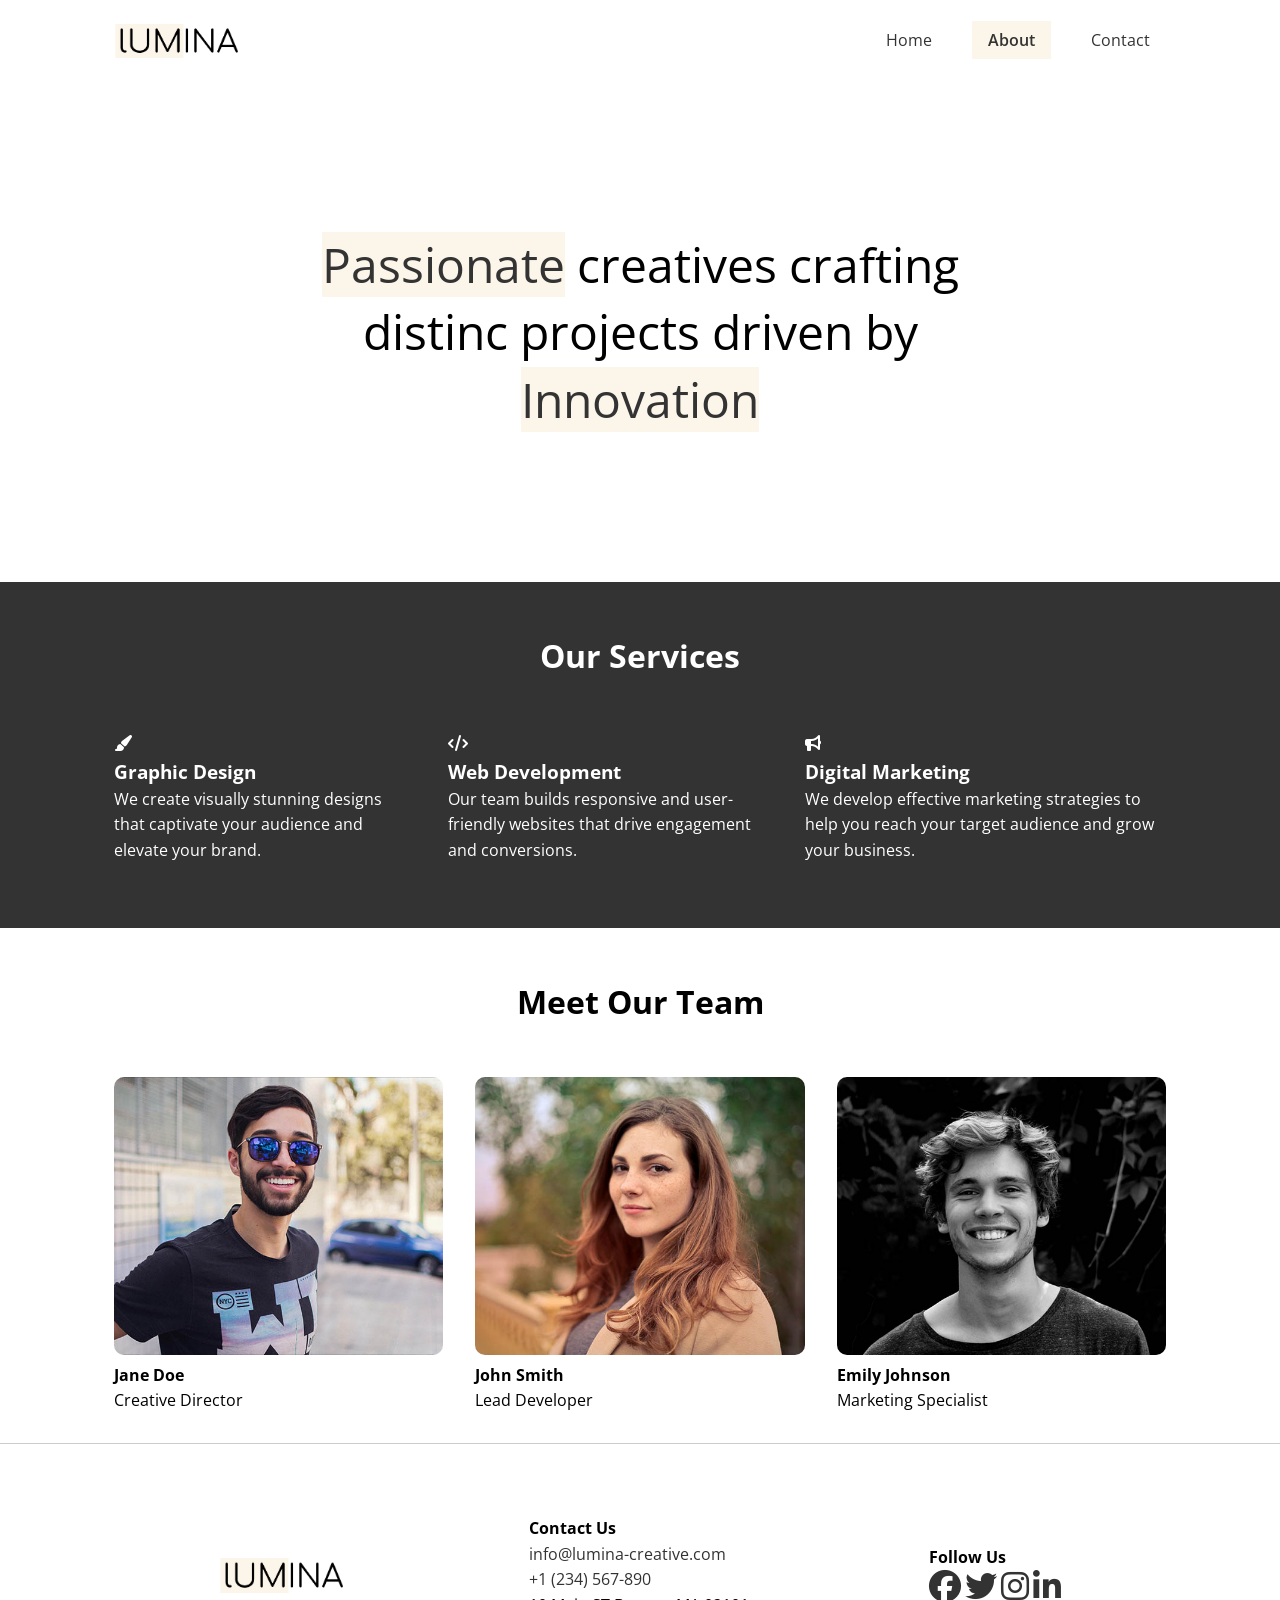
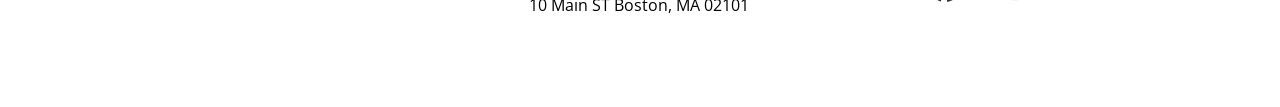
<file: about.html>
<!DOCTYPE html>
<html lang="en">
<head> <meta charset="UTF-8"> <meta name="viewport" content="width=device-width, initial-scale=1.0">
<!-- CSS -->
<link rel="stylesheet" href="css/style.css">

<!-- Google Fonts -->
<link rel="preconnect" href="https://fonts.googleapis.com">
<link rel="preconnect" href="https://fonts.gstatic.com" crossorigin>
<link href="https://fonts.googleapis.com/css2?family=Lato:wght@100;300;400;700;900&family=Open+Sans:wght@300;400;600;700;800&family=Poppins:wght@300;400;500;600;700;800;900&family=Sansita:wght@400;700;800;900&display=swap" rel="stylesheet">

<!-- Font Awesome -->
<link rel="stylesheet" href="https://cdnjs.cloudflare.com/ajax/libs/font-awesome/6.7.2/css/all.min.css">

<!-- Favicon -->
<link rel="icon" href="images/favicon.ico" type="image/x-icon">

<title>About Lumina Creative</title>

</head>
<body>
    <header class="header">
        <div class="container header-flex">
            <img src="images/logo.png" alt="Lumina Creative Logo" class="logo">
            <ul class="main-menu">
                <li><a  href="index.html">Home</a></li>
                <li><a class="current" href="about.html">About</a></li>
                <li><a href="contact.html">Contact</a></li>
            </ul>
            <!-- Header content goes here -->
        </div>
    </header>
    <section class="hero">
        <div class="container container-sm">
            <h2>

            <span class="bg-primary">Passionate</span>
            creatives crafting distinc projects driven by 
            <span class="bg-primary">Innovation</span>

            </h2>
            
        </div>
    </section>
      
       <div class="services bg-dark">
        <div class="container">
            <h2 class="section-heading">
                Our Services
            </h2>
            <div class="services-flex">
                <div class="service-item">
                    <i class="fa-solid fa-paintbrush"></i>
                    <h3>Graphic Design</h3>
                    <p>We create visually stunning designs that captivate your audience and elevate your brand.</p>
                </div>
                <div class="service-item">
                    <i class="fa-solid fa-code"></i>
                    <h3>Web Development</h3>
                    <p>Our team builds responsive and user-friendly websites that drive engagement and conversions.</p>
                </div>
                <div class="service-item">
                    <i class="fa-solid fa-bullhorn"></i>
                    <h3>Digital Marketing</h3>
                    <p>We develop effective marketing strategies to help you reach your target audience and grow your business.</p>
                </div>
            
        </div>
       </div>
       </div>
    <section class="team">
        <div class="container">
            <h2 class="section-heading">
                Meet Our Team
            </h2>
            <div class="team-flex">
                <div class="team-item">
                    <img src="images/team1.jpg" alt="Team Member 1">
                    <h4>Jane Doe</h4>
                    <p>Creative Director</p>
                </div>
                <div class="team-item">
                    <img src="images/team2.jpg" alt="Team Member 2">
                    <h4>John Smith</h4>
                    <p>Lead Developer</p>
                </div>
                <div class="team-item">
                    <img src="images/team3.jpg" alt="Team Member 3">
                    <h4>Emily Johnson</h4>
                    <p>Marketing Specialist</p>
                </div>
            </div>
        </div>
    </section>
    <footer class="footer">
        <div class="container footer-flex">
            <img src="images/logo.png" alt="Lumina Creative Logo" class="logo">
            <div class="contact">
                <h4>Contact Us</h4>
                <ul>
                    <li><a href="mailto:info@lumina-creative.com">info@lumina-creative.com</a></li> 
                    <li><a href="tel:+1234567890">+1 (234) 567-890</a></li>
                  <li>10 Main ST Boston, MA 02101</li>
                </ul>

            </div>
            <div class="social">

 
    <h4>Follow Us</h4>

    <a href="#">
        <i class="fa-brands fa-facebook fa-2x"></i>
    </a>

    <a href="#">
        <i class="fa-brands fa-twitter fa-2x"></i>
    </a>

    <a href="#">
        <i class="fa-brands fa-instagram fa-2x"></i>
    </a>

    <a href="#">
        <i class="fa-brands fa-linkedin-in fa-2x"></i>
    </a>
</div>
        </div>


</footer>
     
</body>
</html>
</file>
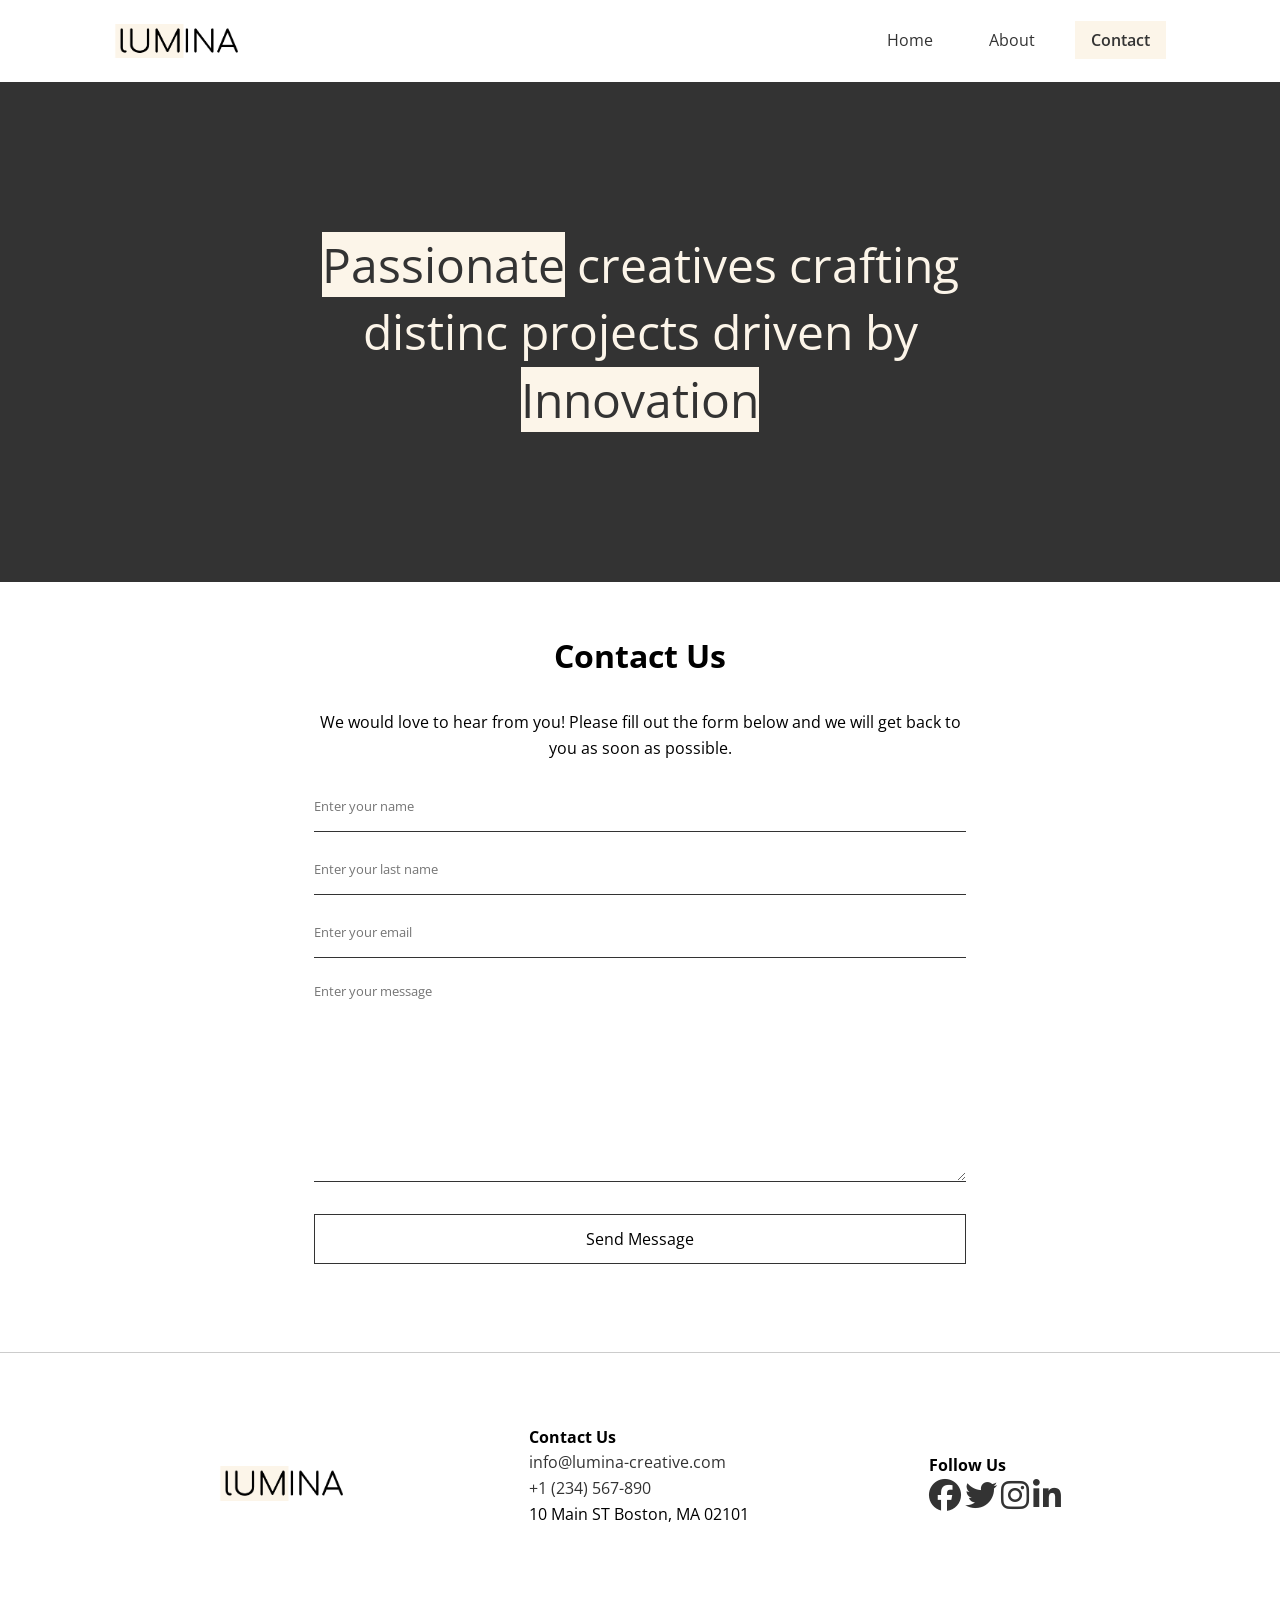
<file: contact.html>
<!DOCTYPE html>
<html lang="en">
<head> <meta charset="UTF-8"> <meta name="viewport" content="width=device-width, initial-scale=1.0">
<!-- CSS -->
<link rel="stylesheet" href="css/style.css">

<!-- Google Fonts -->
<link rel="preconnect" href="https://fonts.googleapis.com">
<link rel="preconnect" href="https://fonts.gstatic.com" crossorigin>
<link href="https://fonts.googleapis.com/css2?family=Lato:wght@100;300;400;700;900&family=Open+Sans:wght@300;400;600;700;800&family=Poppins:wght@300;400;500;600;700;800;900&family=Sansita:wght@400;700;800;900&display=swap" rel="stylesheet">

<!-- Font Awesome -->
<link rel="stylesheet" href="https://cdnjs.cloudflare.com/ajax/libs/font-awesome/6.7.2/css/all.min.css">

<!-- Favicon -->
<link rel="icon" href="images/favicon.ico" type="image/x-icon">

<title>Lumina Creative</title>

</head>
<body>
    <header class="header">
        <div class="container header-flex">
            <img src="images/logo.png" alt="Lumina Creative Logo" class="logo">
            <ul class="main-menu">
                <li><a  href="index.html">Home</a></li>
                <li><a href="about.html">About</a></li>
                <li><a class="current" href="contact.html">Contact</a></li>
            </ul>
            <!-- Header content goes here -->
        </div>
    </header>
    <section class="hero bg-dark">
        <div class="container container-sm">
            <h2>

            <span class="bg-primary">Passionate</span>
            creatives crafting distinc projects driven by 
            <span class="bg-primary">Innovation</span>

            </h2>
            
        </div>
    </section>
   <section class="contact">
    <div class="container container-sm">

        <h2>Contact Us</h2>

        <p>
            We would love to hear from you! Please fill out the form below
            and we will get back to you as soon as possible.
        </p>

        <form name="contact" method="POST" data-netlify="true">

            <div class="form-group">
                <label class="visually-hidden" for="first-name">
                    Name
                </label>
                <input
                    type="text"
                    id="first-name"
                    name="first-name"
                    placeholder="Enter your name"
                    required
                >
            </div>

            <div class="form-group">
                <label class="visually-hidden" for="last-name">
                    Last Name
                </label>
                <input
                    type="text"
                    id="last-name"
                    name="last-name"
                    placeholder="Enter your last name"
                    required
                >
            </div>

            <div class="form-group">
                <label class="visually-hidden" for="email">
                    Email
                </label>
                <input
                    type="email"
                    id="email"
                    name="email"
                    placeholder="Enter your email"
                    required
                >
            </div>

            <div class="form-group">
                <label class="visually-hidden" for="message">
                    Message
                </label>
                <textarea
                    id="message"
                    name="message"
                    placeholder="Enter your message"
                    required
                ></textarea>
            </div>

            <button class="btn" type="submit">
                Send Message
            </button>

        </form>

    </div>
</section>
   
    <footer class="footer">
        <div class="container footer-flex">
            <img src="images/logo.png" alt="Lumina Creative Logo" class="logo">
            <div class="contact">
                <h4>Contact Us</h4>
                <ul>
                    <li><a href="mailto:info@lumina-creative.com">info@lumina-creative.com</a></li> 
                    <li><a href="tel:+1234567890">+1 (234) 567-890</a></li>
                  <li>10 Main ST Boston, MA 02101</li>
                </ul>

            </div>
            <div class="social">
    <h4>Follow Us</h4>

    <a href="#">
        <i class="fa-brands fa-facebook fa-2x"></i>
    </a>

    <a href="#">
        <i class="fa-brands fa-twitter fa-2x"></i>
    </a>

    <a href="#">
        <i class="fa-brands fa-instagram fa-2x"></i>
    </a>

    <a href="#">
        <i class="fa-brands fa-linkedin-in fa-2x"></i>
    </a>
</div>
        </div>


</footer>
     
</body>
</html>
</file>
<file: css/style.css>
*{
    margin: 0;
    padding: 0;
    box-sizing: border-box;

}
:root{
   --primary-color: #fcf5e9;
   --container-normal: 1100px;
   --container-large: 1400px;
   --container-narrow: 700px;
   --dark-color: #333;

}
/*Utility Classes*/
.bg-primary{
    background-color: var(--primary-color);
    color: var(--dark-color);

}
.bg-dark{
    background-color: var(--dark-color);
    color: var(--primary-color);

}
.footer{
    border-top: 1px solid #ccc;
    padding: 1.5rem 0;
    margin-top: 1.5rem;
    display:flex;

}
.footer .footer-flex{
    display:flex;
    justify-content: space-between;
    align-items: center;
    gap: 180px;

}

body{
    font-family:'Open Sans', sans-serif;
    line-height: 1.6;

}
a{
    text-decoration: none;
    color:#333;
}
ul{
    list-style: none;
}
img{
    max-width: 100%;
}

.container{
    max-width: var(--container-normal);
    margin:0 auto;
    padding:0 1.5rem;

}

.container-lg{
    max-width: 1400px;
    margin: 0 auto;
    padding: 0 1.5rem;
}
.container-sm{
    max-width: 700px;
    margin: 0 auto;
    padding: 0 1.5rem;
}
.header{
    margin:1.5rem;
}

.header .logo{
    width:130px;

}

.header .header-flex{

display:flex;
justify-content: space-between;
align-items: center;


}

.header .main-menu{
    display:flex;
    gap: 1.5rem;

}

.header .main-menu a{
    padding: 0.5rem 1rem;
}
.header .main-menu a:hover{
    background-color: #fcf5e9;

}
.current{
    background-color: #fcf5e9;
    font-weight: 600;

}
.hero{
    height:500px;
    display:flex;
    justify-content: center;
    align-items: center;
    text-align: center;

}
.hero h2{
    font-size:3rem;
    line-height:1.4;
    font-weight:normal;

}
@media(max-width:768px){

   .header .header-flex,
   .footer .footer-flex,
   .team-flex{
    flex-direction:column;
    gap:1.5rem;

   }
   .hero{
    height:300px;

   }
   .hero h2{
    font-size:2rem;
    line-height:1.4;
    font-weight:normal;
   }
   .gallery-item{
    width:calc(50% - 20px);
   }
   .footer .footer-flex{
    flex-direction:column;
    gap:1.5rem;
    text-align:center;
   }
}


.footer img{
    width:130px;
    height:35px;
}

.gallery-flex{
    display:flex;
    flex-wrap:wrap;
    gap:20px;
    justify-content: center;


}

.gallery-item{
    width:calc(33.333% - 20px);
    border-radius: 15px;


}
.gallery-item img{
    border-radius: 15px;
    width:100%;
    height:100%;
    object-fit:cover;

}
.gallery-item:hover{
    transform:scale(1.05);
    transition: all 0.3s ease-in-out;
    opacity:0.8;

}
.services{
    background-color: #333;
    color:white;
    padding:3rem 0 4rem;

}
.services-flex{
    display:flex;
    gap:2rem;
}

.service-item h4{
    font-size:1.1rem;
    margin-bottom:10px;

}
.section-heading{
    font-size:2rem;
    margin-bottom:1.5rem;
    text-align:center;
    margin-bottom:50px;

}
.team{
    padding:3rem 0 4rem;

}
.team-flex{
    display:flex;
    gap:2rem;
}
.team img{
    border-radius:10px;
    width:100%;
    height:100%;
    object-fit:cover;
}
.bg-dark .bg-primary{
    background-color: var(--primary-color);
    color: var(--dark-color);

}

.visually-hidden{
    position:absolute;
    width:1px;
    height:1px;
    padding:0;
    margin:-1px;
    overflow:hidden;
    clip:rect(0,0,0,0);
    border:0;

}

/* Contact Form Styles */
.contact{
    padding:3rem 0 4rem;

}
.contact h2{
    font-size:2rem;
    margin-bottom:1.8rem;
    text-align:center;

}
.contact p{
    text-align:center;
    margin-bottom:2rem;
   

}
.form-group{
    margin-bottom:1.5rem;
    margin-top:1.5rem;


}
.contact input,
.contact textarea{
    border:none;
    border-bottom:1px solid #333;
    width:100%;
    font-family:inherit;
    padding-bottom:1rem;


}
.contact textarea{
    height:200px;

}
.contact input:focus,
.contact textarea:focus{
    outline:none;
    border-bottom:2px solid #333;

}
.btn{
    display:inline-block;
    padding:0.1rem 2rem;
    border:1px solid #333;
    background-color:transparent;
    font-family:inherit;
    font-size:inherit;
    cursor:pointer;
    width: 100%;
    height: 50px;



}
.btn:hover{
    background-color:#333;
    color:white;

}
</file>
